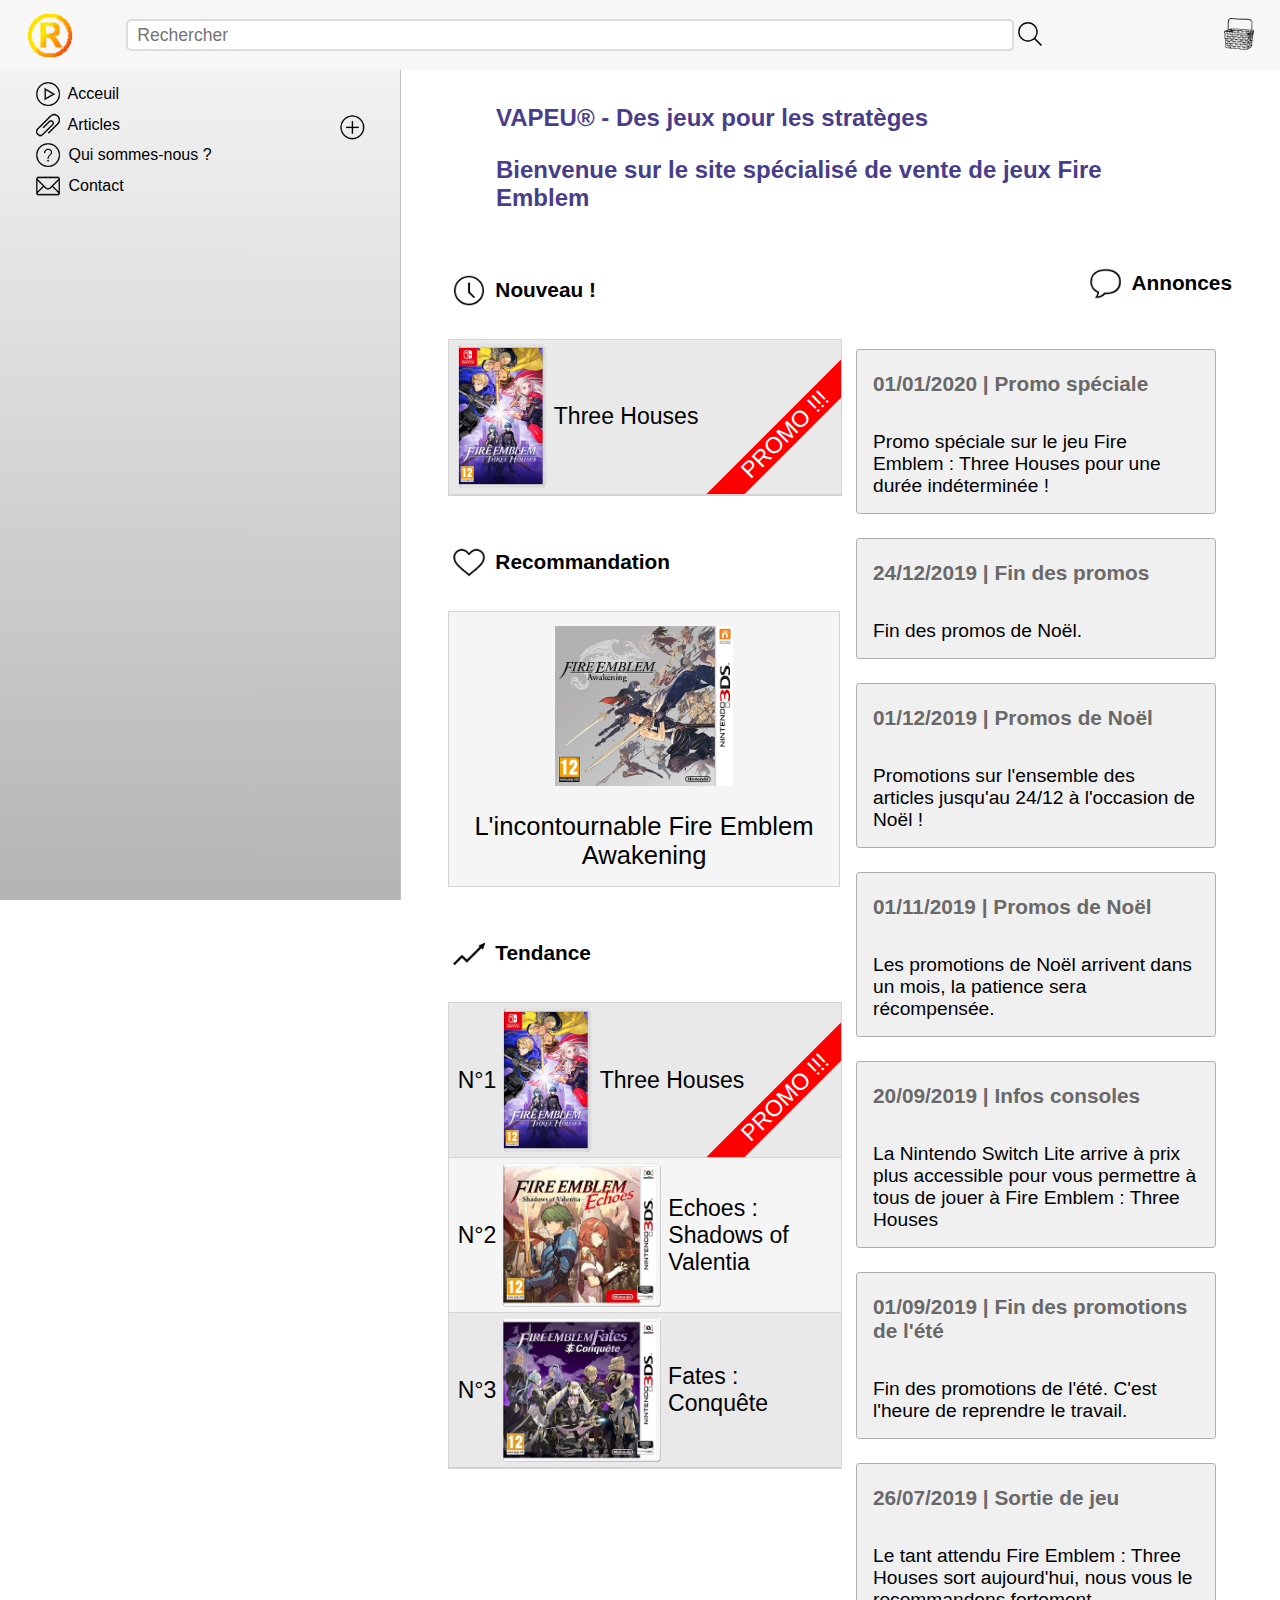
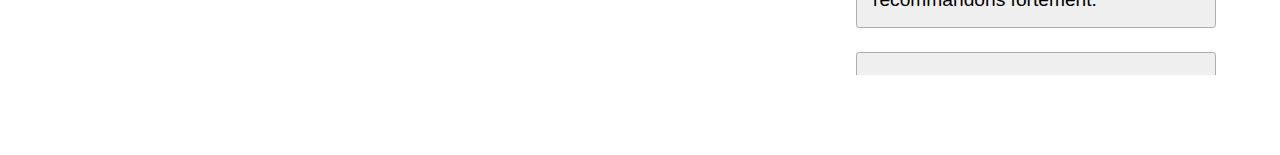
<file: html_project_cherlonneix_reversat/index.html>
<!DOCTYPE html>

<!--

L'aspect graphique générale provient de https://pokestrat.io/

-->

<html lang="fr">
	<head>
		<meta charset="UTF-8">
		<meta name="viewport" content="width=device-width, initial-scale=1.0">

		<link rel="icon" type="image/png" href="image/favicon.png">

		<link type="text/css" rel="stylesheet" href="css/menu.css" />
		<link type="text/css" rel="stylesheet" href="css/base.css" />
		<link type="text/css" rel="stylesheet" href="css/liste.css" />
		<link type="text/css" rel="stylesheet" href="css/annonces.css" />

		<title>VAPEU®</title>
	</head>

	<body>

		<header class="ban">
			<nav id="top-menu">
				<img src="image/favicon.png" id="logo" alt="Logo VAPEUR">
				<a href="#fond-menu">
					<img src="image/icone/menu.png" id="bouton-menu-mobile" class="effet-hover" alt="Logo VAPEUR">
				</a>
				<nav class="recherche">
					<input type="text" name="rechercher" id="rechercheInput" placeholder="Rechercher">
					<a href="html/resultat.html" id="loupe">
						<img src="image/icone/filtre.png" class="icone" alt="GO">
					</a>
				</nav>
				<a href="html/panier.html" id="panier">
					<img src="image/icone/panier.png" class="icone" alt="icone">
				</a>
			</nav>
			<nav id="close"></nav>
			<nav id="fond-menu">
				<nav id="menu-mobile">
					<nav id="closemenu">
						<a href="#close">
							<img src="image/icone/closemenu.png" class="icone" alt="icone">
						</a>
					</nav>
					<nav>
						<a href="index.html"><img src="image/icone/acceuil.png" class="icone" alt="icone"> Acceuil</a>
					</nav>
					<nav class="sous-menu1">
						<a href="html/autre.html"><img src="image/icone/licence.png" class="icone" alt="icone"> Articles</a>
						<input type="checkbox" name="licence" class="button-article">
						<nav class="deroule">
							<nav class="sous-menu">
								<a href="html/autre.html"> Nintendo Switch</a>
								<input type="checkbox" name="article" class="button-article">
								<nav class="deroule">
									<a href="html/article/articleFETH.html">
										<nav class="effet-hover">Three Houses</nav>
									</a>
								</nav>
							</nav>
							<nav class="sous-menu">
								<a href="html/autre.html"> Nintendo 3DS</a>
								<input type="checkbox" name="article" class="button-article">
								<nav class="deroule">
									<a href="html/autre.html">
										<nav class="effet-hover">Echoes : Shadows of Valentia</nav>
									</a>
									<a href="html/autre.html">
										<nav class="effet-hover">Fates : Conquête</nav>
									</a>
									<a href="html/autre.html">
										<nav class="effet-hover">Fates : Héritage</nav>
									</a>
									<a href="html/autre.html">
										<nav class="effet-hover">Awakening</nav>
									</a>
								</nav>
							</nav>
							<nav class="sous-menu">
								<a href="html/autre.html"> Nintendo DS</a>
								<input type="checkbox" name="article" class="button-article">
								<nav class="deroule">
									<a href="html/autre.html">
										<nav class="effet-hover">Shin Monshō no Nazo</nav>
									</a>
									<a href="html/autre.html">
										<nav class="effet-hover">Shadow Dragon</nav>
									</a>
								</nav>
							</nav>
						</nav>
					</nav>
					<nav>
						<a href="html/qui.html"><img src="image/icone/qui.png" class="icone" alt="icone"> Qui sommes-nous ?</a>
					</nav>
					<nav>
						<a href="html/autre.html"><img src="image/icone/contact.png" class="icone" alt="icone"> Contact</a>
					</nav>
				</nav>
			</nav>
		</header>

		<main class="cadre" id="fond-page">
			<h1 id="titre-page">VAPEU® - Des jeux pour les stratèges</h1>
			<p id="bienvenu">Bienvenue sur le site spécialisé de vente de jeux Fire Emblem</p>

			<section id="espacement-acceuil">
				<h2 class="hidde">Acceuil</h2>
				<section id="acceuil_first_section">
					<h3 class="hidde">Acceuil</h3>

					<article class="part">
						<h4 class="bold"><img src="image/icone/time.png" class="icone" alt="icone"> Nouveau !</h4>
						<nav class="block-liste">
							<nav class="ligne1">
								<a href="html/article/articleFETH.html">
									<img src="image/Jaquette_FETH.jpg" class="icone2" alt="Jaquette">
									<p>Three Houses</p><p class="ban-promo">PROMO !!!</p>
								</a>
							</nav>
						</nav>
					</article>

					<article class="part">
						<h4 class="bold"><img src="image/icone/coeur.png" class="icone" alt="icone"> Recommandation</h4>
						<nav id="recommandation">
							<a href="html/autre.html">
								<img src="image/Jaquette_FEA.png" class="icone2" alt="Jaquette">
								<p>L'incontournable Fire Emblem Awakening</p>
							</a>
						</nav>
					</article>

					<article class="part">
						<h4 class="bold"><img src="image/icone/tendance.png" class="icone" alt="icone"> Tendance</h4>
						<nav class="block-liste" id="tendance">
							<nav class="ligne1">
								<a href="html/article/articleFETH.html">
									<p>N°1</p>
									<img src="image/Jaquette_FETH.jpg" class="icone2" alt="Jaquette">
									<p>Three Houses</p>
									<p class="ban-promo">PROMO !!!</p>
								</a>
							</nav>
							<nav class="ligne2">
								<a href="html/autre.html">
									<p>N°2</p>
									<img src="image/Jaquette_FEE.jpg" class="icone2" alt="Jaquette">
									<p>Echoes : Shadows of Valentia</p>
								</a>
							</nav>
							<nav class="ligne1">
								<a href="html/autre.html">
									<p>N°3</p>
									<img src="image/Jaquette_FEFC.jpg" class="icone2" alt="Jaquette">
									<p>Fates : Conquête</p>
								</a>
							</nav>
						</nav>
					</article>
				</section>



				<section class="activite">
					<h3 class="bold"><img src="image/icone/annonce.png" class="icone" alt="icone"> Annonces</h3>

					<section class="activite-title-less">
						<h4 class="hidde">Annonces</h4>

						<article class="block-base">
							<h5>01/01/2020 | Promo spéciale</h5>
							<p class="annonce-font">Promo spéciale sur le jeu <a href="html/article/articleFETH.html">Fire Emblem : Three Houses</a> pour une durée indéterminée !</p>
						</article>

						<article class="block-base">
							<h5>24/12/2019 | Fin des promos</h5>
							<p class="annonce-font">Fin des promos de Noël.</p>
						</article>

						<article class="block-base">
							<h5>01/12/2019 | Promos de Noël</h5>
							<p class="annonce-font"> Promotions sur l'ensemble des articles jusqu'au 24/12 à l'occasion de Noël !</p>
						</article>

						<article class="block-base">
							<h5>01/11/2019 | Promos de Noël</h5>
							<p class="annonce-font"> Les promotions de Noël arrivent dans un mois, la patience sera récompensée.</p>
						</article>

						<article class="block-base">
							<h5>20/09/2019 | Infos consoles</h5>
							<p class="annonce-font">La Nintendo Switch Lite arrive à prix plus accessible pour vous permettre à tous de jouer à <a href="html/article/articleFETH.html">Fire Emblem : Three Houses</a></p>
						</article>

						<article class="block-base">
							<h5>01/09/2019 | Fin des promotions de l'été</h5>
							<p class="annonce-font">Fin des promotions de l'été. C'est l'heure de reprendre le travail.</p>
						</article>

						<article class="block-base">
							<h5>26/07/2019 | Sortie de jeu</h5>
							<p class="annonce-font">Le tant attendu <a href="html/article/articleFETH.html">Fire Emblem : Three Houses</a> sort aujourd'hui, nous vous le recommandons fortement.</p>
						</article>

						<article class="block-base">
							<h5>01/07/2019 | Promotions de l'été</h5>
							<p class="annonce-font">Pour ne pas s'ennuyer pendant les vacances d'été, des promos débarquent sur tous les jeux de 3DS.</p>
						</article>

					</section>
				</section>
			</section>
		</main>

	</body>

</html>
</file>
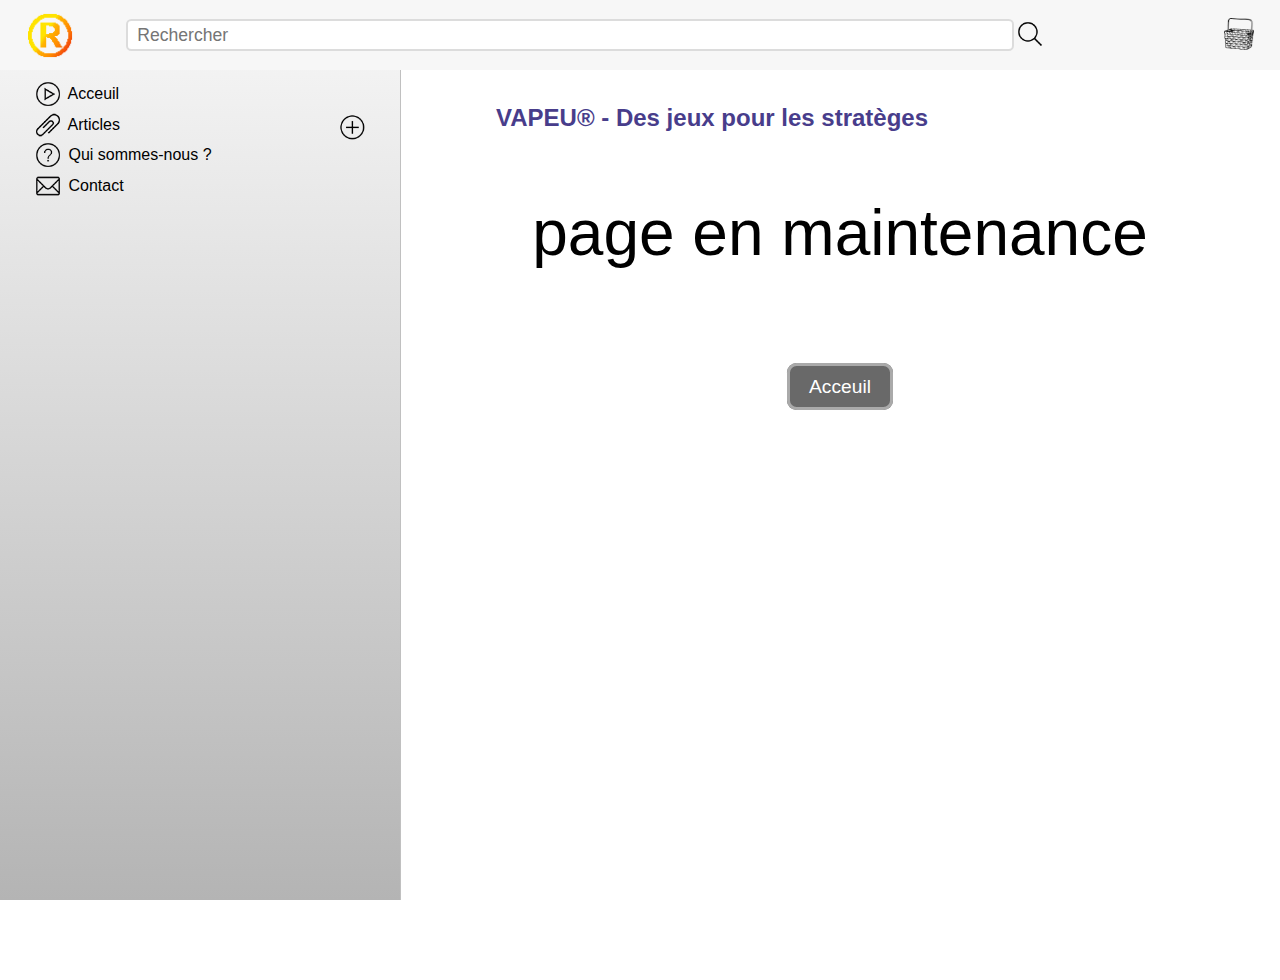
<file: html_project_cherlonneix_reversat/html/autre.html>
<!DOCTYPE html>

<!--

L'aspect graphique générale provient de https://pokestrat.io/

-->

<html lang="fr">
	<head>
		<meta charset="UTF-8">
		<meta name="viewport" content="width=device-width, initial-scale=1.0">

		<link rel="icon" type="image/png" href="../image/favicon.png">

		<link type="text/css" rel="stylesheet" href="../css/menu.css" />
		<link type="text/css" rel="stylesheet" href="../css/base.css" />

		<title>VAPEU®</title>
	</head>

	<body>

		<header class="ban">
			<nav id="top-menu">
				<img src="../image/favicon.png" id="logo" alt="Logo VAPEUR">
				<a href="#fond-menu">
					<img src="../image/icone/menu.png" id="bouton-menu-mobile" class="effet-hover" alt="Logo VAPEUR">
				</a>
				<nav class="recherche">
					<input type="text" name="rechercher" id="rechercheInput" placeholder="Rechercher">
					<a href="resultat.html" id="loupe">
						<img src="../image/icone/filtre.png" class="icone" alt="GO">
					</a>
				</nav>
				<a href="panier.html" id="panier">
					<img src="../image/icone/panier.png" class="icone" alt="icone">
				</a>
			</nav>
			<nav id="close"></nav>
			<nav id="fond-menu">
				<nav id="menu-mobile">
					<nav id="closemenu">
						<a href="#close">
							<img src="../image/icone/closemenu.png" class="icone" alt="icone">
						</a>
					</nav>
					<nav>
						<a href="../index.html"><img src="../image/icone/acceuil.png" class="icone" alt="icone"> Acceuil</a>
					</nav>
					<nav class="sous-menu1">
						<a href="autre.html"><img src="../image/icone/licence.png" class="icone" alt="icone"> Articles</a>
						<input type="checkbox" name="licence" class="button-article">
						<nav class="deroule">
							<nav class="sous-menu">
								<a href="autre.html"> Nintendo Switch</a>
								<input type="checkbox" name="article" class="button-article">
								<nav class="deroule">
									<a href="article/articleFETH.html">
										<nav class="effet-hover">Three Houses</nav>
									</a>
								</nav>
							</nav>
							<nav class="sous-menu">
								<a href="autre.html"> Nintendo 3DS</a>
								<input type="checkbox" name="article" class="button-article">
								<nav class="deroule">
									<a href="autre.html">
										<nav class="effet-hover">Echoes : Shadows of Valentia</nav>
									</a>
									<a href="autre.html">
										<nav class="effet-hover">Fates : Conquête</nav>
									</a>
									<a href="autre.html">
										<nav class="effet-hover">Fates : Héritage</nav>
									</a>
									<a href="autre.html">
										<nav class="effet-hover">Awakening</nav>
									</a>
								</nav>
							</nav>
							<nav class="sous-menu">
								<a href="autre.html"> Nintendo DS</a>
								<input type="checkbox" name="article" class="button-article">
								<nav class="deroule">
									<a href="autre.html">
										<nav class="effet-hover">Shin Monshō no Nazo</nav>
									</a>
									<a href="autre.html">
										<nav class="effet-hover">Shadow Dragon</nav>
									</a>
								</nav>
							</nav>
						</nav>
					</nav>
					<nav>
						<a href="qui.html"><img src="../image/icone/qui.png" class="icone" alt="icone"> Qui sommes-nous ?</a>
					</nav>
					<nav>
						<a href="autre.html"><img src="../image/icone/contact.png" class="icone" alt="icone"> Contact</a>
					</nav>
				</nav>
			</nav>
		</header>

		<main class="cadre" id="fond-page">
			<h1 id="titre-page">VAPEU® - Des jeux pour les stratèges</h1>
			<p class="centre-page">page en maintenance</p>
			<p class="centre-page">
				<a href="../index.html" id="retour" class="texte-blanc effet-hover">Acceuil</a>
			</p>
		</main>

	</body>

</html>
</file>
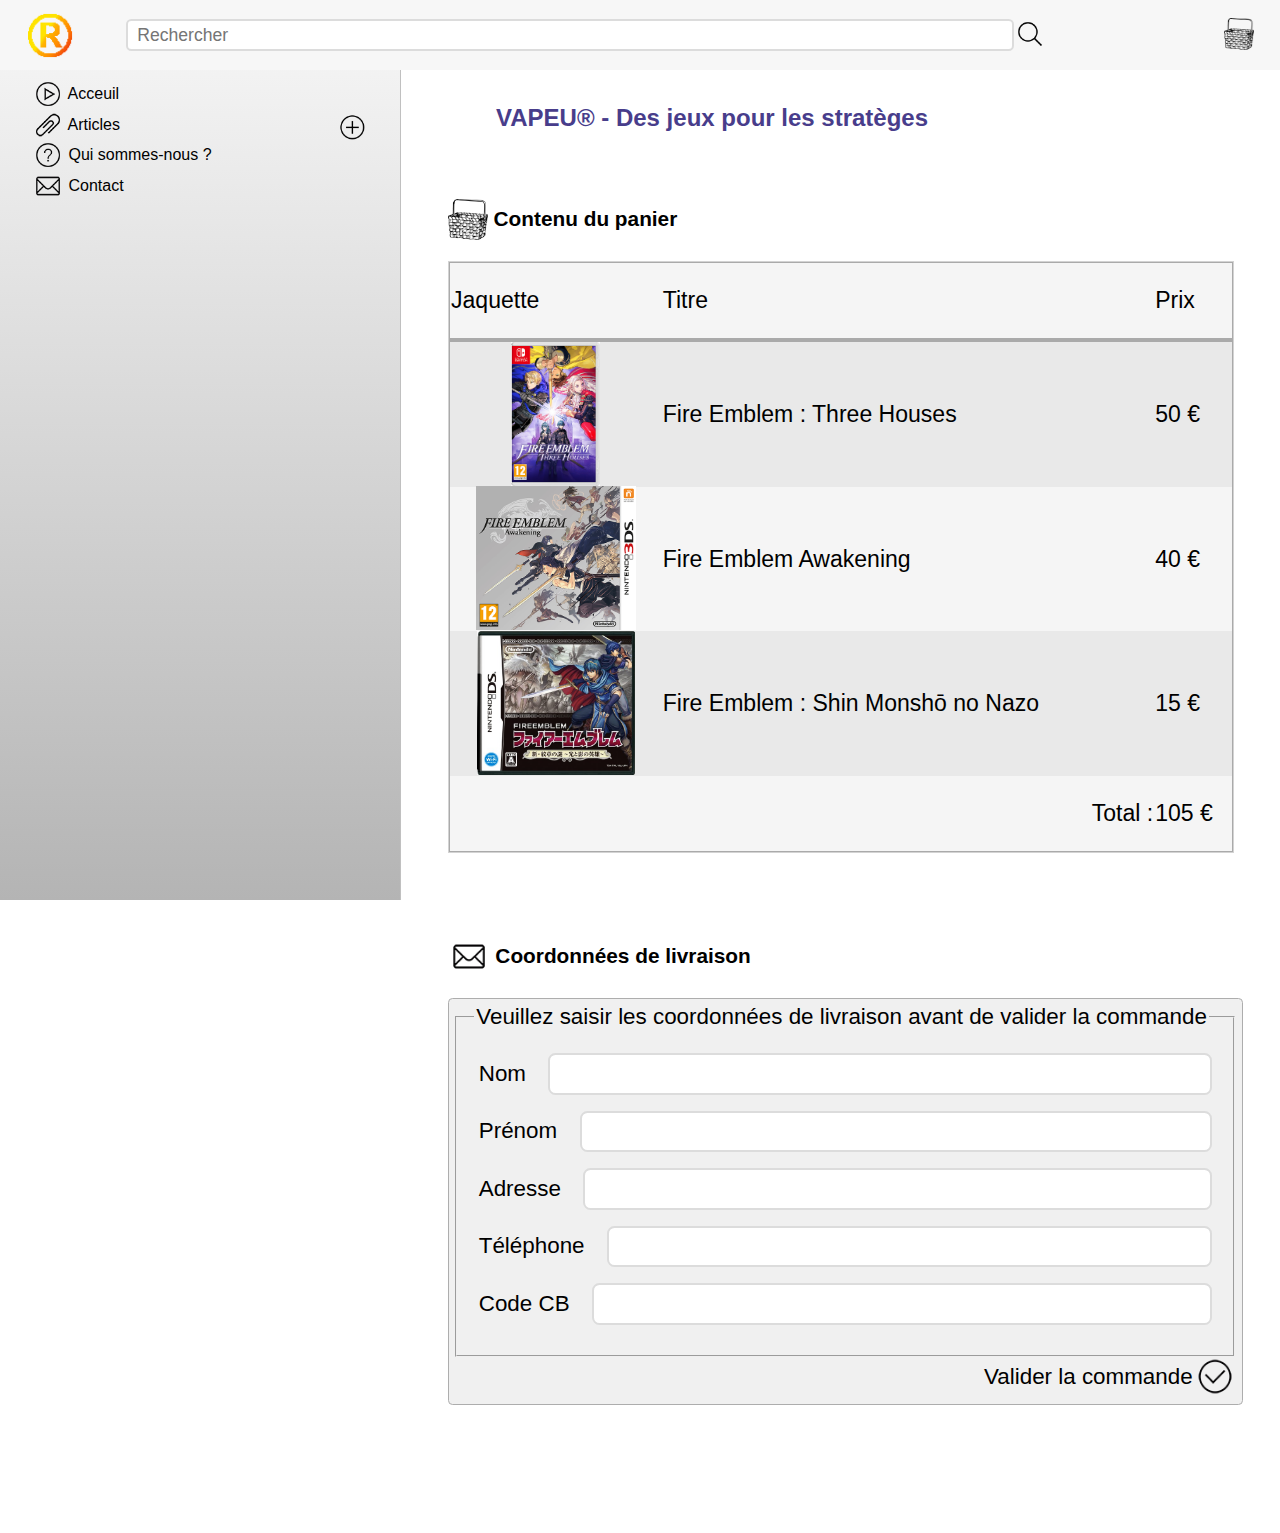
<file: html_project_cherlonneix_reversat/html/panier.html>
<!DOCTYPE html>

<!--

L'aspect graphique générale provient de https://pokestrat.io/

-->

<html lang="fr">
	<head>
		<meta charset="UTF-8">
		<meta name="viewport" content="width=device-width, initial-scale=1.0">

		<link rel="icon" type="image/png" href="../image/favicon.png">

		<link type="text/css" rel="stylesheet" href="../css/menu.css" />
		<link type="text/css" rel="stylesheet" href="../css/base.css" />
		<link type="text/css" rel="stylesheet" href="../css/liste.css" />
		<link type="text/css" rel="stylesheet" href="../css/panier.css" />

		<title>VAPEU®</title>
	</head>

	<body>

		<header class="ban">
			<nav id="top-menu">
				<img src="../image/favicon.png" id="logo" alt="Logo VAPEUR">
				<a href="#fond-menu">
					<img src="../image/icone/menu.png" id="bouton-menu-mobile" class="effet-hover" alt="Logo VAPEUR">
				</a>
				<nav class="recherche">
					<input type="text" name="rechercher" id="rechercheInput" placeholder="Rechercher">
					<a href="resultat.html" id="loupe">
						<img src="../image/icone/filtre.png" class="icone" alt="GO">
					</a>
				</nav>
				<a href="panier.html" id="panier">
					<img src="../image/icone/panier.png" class="icone" alt="icone">
				</a>
			</nav>
			<nav id="close"></nav>
			<nav id="fond-menu">
				<nav id="menu-mobile">
					<nav id="closemenu">
						<a href="#close">
							<img src="../image/icone/closemenu.png" class="icone" alt="icone">
						</a>
					</nav>
					<nav>
						<a href="../index.html"><img src="../image/icone/acceuil.png" class="icone" alt="icone"> Acceuil</a>
					</nav>
					<nav class="sous-menu1">
						<a href="autre.html"><img src="../image/icone/licence.png" class="icone" alt="icone"> Articles</a>
						<input type="checkbox" name="licence" class="button-article">
						<nav class="deroule">
							<nav class="sous-menu">
								<a href="autre.html"> Nintendo Switch</a>
								<input type="checkbox" name="article" class="button-article">
								<nav class="deroule">
									<a href="article/articleFETH.html"><nav class="effet-hover">Three Houses</nav></a>
								</nav>
							</nav>
							<nav class="sous-menu">
								<a href="autre.html"> Nintendo 3DS</a>
								<input type="checkbox" name="article" class="button-article">
								<nav class="deroule">
									<a href="autre.html"><nav class="effet-hover">Echoes : Shadows of Valentia</nav></a>
									<a href="autre.html"><nav class="effet-hover">Fates : Conquête</nav></a>
									<a href="autre.html"><nav class="effet-hover">Fates : Héritage</nav></a>
									<a href="autre.html"><nav class="effet-hover">Awakening</nav></a>
								</nav>
							</nav>
							<nav class="sous-menu">
								<a href="autre.html"> Nintendo DS</a>
								<input type="checkbox" name="article" class="button-article">
								<nav class="deroule">
									<a href="autre.html"><nav class="effet-hover">Shin Monshō no Nazo</nav></a>
									<a href="autre.html"><nav class="effet-hover">Shadow Dragon</nav></a>
								</nav>
							</nav>
						</nav>
					</nav>
					<nav>
						<a href="qui.html"><img src="../image/icone/qui.png" class="icone" alt="icone"> Qui sommes-nous ?</a>
					</nav>
					<nav>
						<a href="autre.html"><img src="../image/icone/contact.png" class="icone" alt="icone"> Contact</a>
					</nav>
				</nav>
			</nav>
		</header>

		<main class="cadre" id="fond-page">
			<h1 id="titre-page">VAPEU® - Des jeux pour les stratèges</h1>

			<section id="espacement">
				<h2 class="hidde">Panier</h2>

				<article class="part">
					<h3 class="bold"><img src="../image/icone/panier.png" class="icone" alt="icone"> Contenu du panier</h3>
					<section class="block-liste">
						<h4 class="hidde">Tableau panier</h4>
						<table id="panier-table">
							<tbody>
								<tr class="ligne0">
									<td><p>Jaquette</p></td>
									<td><p>Titre</p></td>
									<td><p>Prix</p></td>
								</tr>
								<tr class="ligne1">
									<td class="td-jaquette">
										<img src="../image/Jaquette_FETH.jpg" class="icone2" alt="Jaquette">
									</td>
									<td><p>Fire Emblem : Three Houses</p></td>
									<td><p>50 €</p></td>
								</tr>
								<tr class="ligne2">
									<td class="td-jaquette">
										<img src="../image/Jaquette_FEA.png" class="icone2" alt="Jaquette">
									</td>
									<td><p>Fire Emblem Awakening</p></td>
									<td><p>40 €</p></td>
								</tr>
								<tr class="ligne1">
									<td class="td-jaquette">
										<img src="../image/Jaquette_FESMN.jpg" class="icone2" alt="Jaquette">
									</td>
									<td><p>Fire Emblem : Shin Monshō no Nazo</p></td>
									<td><p>15 €</p></td>
								</tr>
								<tr class="ligneT">
									<td></td>
									<td><p>Total : </p></td>
									<td><p>105 €</p></td>
								</tr>
							</tbody>
						</table>
					</section>
				</article>

				<article class="part">
					<h3 class="bold"><img src="../image/icone/contact.png" class="icone" alt="icone"> Coordonnées de livraison</h3>
					<section id="coord" class="block-base">
						<h4 class="hidde">Champ des coordonnées</h4>
						<form>
							<fieldset>
								<legend>Veuillez saisir les coordonnées de livraison avant de valider la commande</legend>
								<div>
									<label>Nom</label>
									<input type="text" name="nom"/>
								</div>
								<div>
									<label>Prénom</label>
									<input type="text" name="prenom"/>
								</div>
								<div>
									<label>Adresse</label>
									<input type="text" name="adresse"/>
								</div>
								<div>
									<label>Téléphone</label>
									<input type="tel" name="telephone"/>
								</div>
								<div>
									<label>Code CB</label>
									<input type="password" name="cb"/>
								</div>
							</fieldset>
						</form>
						<a href="valider.html">Valider la commande<img src="../image/icone/valider.png" class="icone" alt="icone"></a>
					</section>
				</article>

			</section>
		</main>

	</body>
</html>
</file>
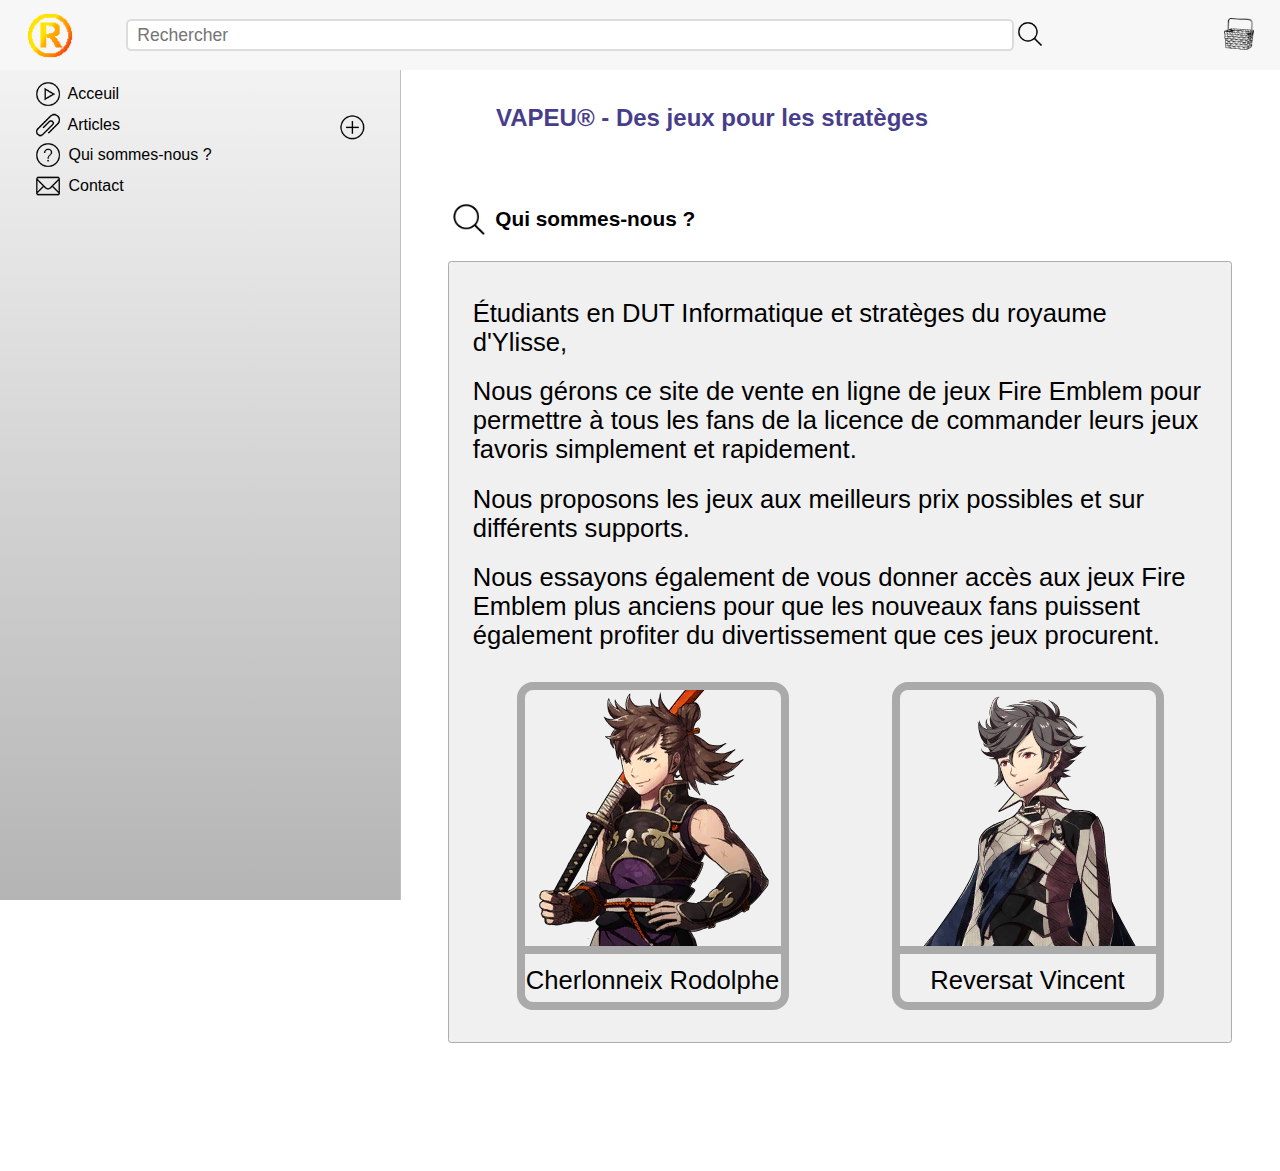
<file: html_project_cherlonneix_reversat/html/qui.html>
<!DOCTYPE html>

<!--

L'aspect graphique générale provient de https://pokestrat.io/

-->

<html lang="fr">
	<head>
		<meta charset="UTF-8">
		<meta name="viewport" content="width=device-width, initial-scale=1.0">

		<link rel="icon" type="image/png" href="../image/favicon.png">

		<link type="text/css" rel="stylesheet" href="../css/menu.css" />
		<link type="text/css" rel="stylesheet" href="../css/base.css" />
		<link type="text/css" rel="stylesheet" href="../css/qui.css" />

		<title>VAPEU®</title>
	</head>

	<body>

		<header class="ban">
			<nav id="top-menu">
				<img src="../image/favicon.png" id="logo" alt="Logo VAPEUR">
				<a href="#fond-menu">
					<img src="../image/icone/menu.png" id="bouton-menu-mobile" class="effet-hover" alt="Logo VAPEUR">
				</a>
				<nav class="recherche">
					<input type="text" name="rechercher" id="rechercheInput" placeholder="Rechercher">
					<a href="resultat.html" id="loupe">
						<img src="../image/icone/filtre.png" class="icone" alt="GO">
					</a>
				</nav>
				<a href="panier.html" id="panier">
					<img src="../image/icone/panier.png" class="icone" alt="icone">
				</a>
			</nav>
			<nav id="close"></nav>
			<nav id="fond-menu">
				<nav id="menu-mobile">
					<nav id="closemenu">
						<a href="#close">
							<img src="../image/icone/closemenu.png" class="icone" alt="icone">
						</a>
					</nav>
					<nav>
						<a href="../index.html"><img src="../image/icone/acceuil.png" class="icone" alt="icone"> Acceuil</a>
					</nav>
					<nav class="sous-menu1">
						<a href="autre.html"><img src="../image/icone/licence.png" class="icone" alt="icone"> Articles</a>
						<input type="checkbox" name="licence" class="button-article">
						<nav class="deroule">
							<nav class="sous-menu">
								<a href="autre.html"> Nintendo Switch</a>
								<input type="checkbox" name="article" class="button-article">
								<nav class="deroule">
									<a href="article/articleFETH.html">
										<nav class="effet-hover">Three Houses</nav>
									</a>
								</nav>
							</nav>
							<nav class="sous-menu">
								<a href="autre.html"> Nintendo 3DS</a>
								<input type="checkbox" name="article" class="button-article">
								<nav class="deroule">
									<a href="autre.html">
										<nav class="effet-hover">Echoes : Shadows of Valentia</nav>
									</a>
									<a href="autre.html">
										<nav class="effet-hover">Fates : Conquête</nav>
									</a>
									<a href="autre.html">
										<nav class="effet-hover">Fates : Héritage</nav>
									</a>
									<a href="autre.html">
										<nav class="effet-hover">Awakening</nav>
									</a>
								</nav>
							</nav>
							<nav class="sous-menu">
								<a href="autre.html"> Nintendo DS</a>
								<input type="checkbox" name="article" class="button-article">
								<nav class="deroule">
									<a href="autre.html">
										<nav class="effet-hover">Shin Monshō no Nazo</nav>
									</a>
									<a href="autre.html">
										<nav class="effet-hover">Shadow Dragon</nav>
									</a>
								</nav>
							</nav>
						</nav>
					</nav>
					<nav>
						<a href="qui.html"><img src="../image/icone/qui.png" class="icone" alt="icone"> Qui sommes-nous ?</a>
					</nav>
					<nav>
						<a href="autre.html"><img src="../image/icone/contact.png" class="icone" alt="icone"> Contact</a>
					</nav>
				</nav>
			</nav>
		</header>

		<main class="cadre" id="fond-page">
			<h1 id="titre-page">VAPEU® - Des jeux pour les stratèges</h1>

			<section id="espacement">
				<h2 class="hidde">Qui sommes-nous ?</h2>

				<article class="part">
					<h3 class="bold"><img src="../image/icone/filtre.png" class="icone" alt="icone"> Qui sommes-nous ?</h3>

					<article class="block-base">
						<h4 class="hidde">Qui sommes-nous ?</h4>
						<p>Étudiants en DUT Informatique et stratèges du royaume d'Ylisse,</p>
						<p>Nous gérons ce site de vente en ligne de jeux Fire Emblem pour permettre à tous les fans de la licence de commander leurs jeux favoris simplement et rapidement.</p>
						<p>Nous proposons les jeux aux meilleurs prix possibles et sur différents supports.</p>
						<p>Nous essayons également de vous donner accès aux jeux Fire Emblem plus anciens pour que les nouveaux fans puissent également profiter du divertissement que ces jeux procurent.</p>
						<section>
							<h5 class="hidde">Profil</h5>
							<div>
								<img src="../image/user/userR.png" alt="image de profil">
								<p>Cherlonneix Rodolphe</p>
							</div>
							<div>
								<img src="../image/user/userV.png" alt="image de profil">
								<p>Reversat Vincent</p>
							</div>
						</section>
					</article>
				</article>
			</section>
		</main>

	</body>
</html>
</file>
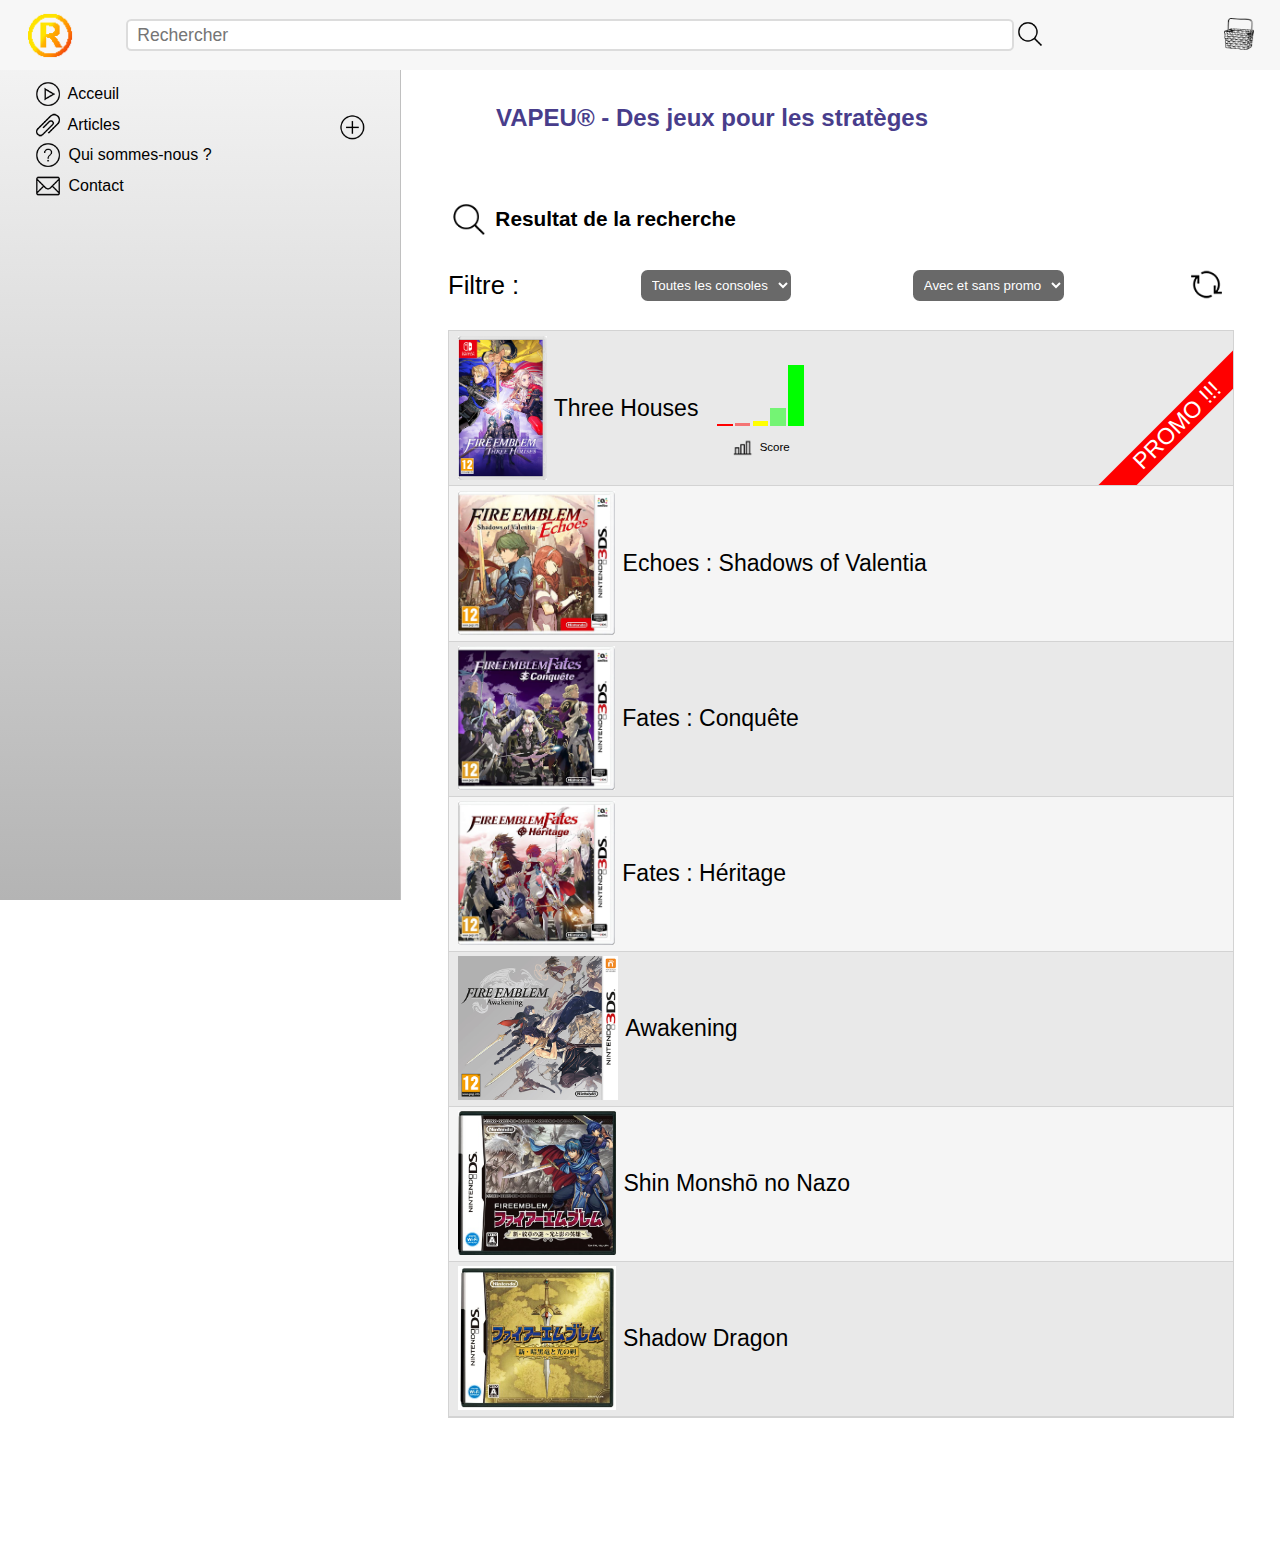
<file: html_project_cherlonneix_reversat/html/resultat.html>
<!DOCTYPE html>

<!--

L'aspect graphique générale provient de https://pokestrat.io/

-->

<html lang="fr">
	<head>
		<meta charset="UTF-8">
		<meta name="viewport" content="width=device-width, initial-scale=1.0">

		<link rel="icon" type="image/png" href="../image/favicon.png">

		<link type="text/css" rel="stylesheet" href="../css/menu.css" />
		<link type="text/css" rel="stylesheet" href="../css/base.css" />
		<link type="text/css" rel="stylesheet" href="../css/liste.css" />
		<link type="text/css" rel="stylesheet" href="../css/score.css" />

		<title>VAPEU®</title>
	</head>

	<body>

		<header class="ban">
			<nav id="top-menu">
				<img src="../image/favicon.png" id="logo" alt="Logo VAPEUR">
				<a href="#fond-menu">
					<img src="../image/icone/menu.png" id="bouton-menu-mobile" class="effet-hover" alt="Logo VAPEUR">
				</a>
				<nav class="recherche">
					<input type="text" name="rechercher" id="rechercheInput" placeholder="Rechercher">
					<a href="resultat.html" id="loupe">
						<img src="../image/icone/filtre.png" class="icone" alt="GO">
					</a>
				</nav>
				<a href="panier.html" id="panier">
					<img src="../image/icone/panier.png" class="icone" alt="icone">
				</a>
			</nav>
			<nav id="close"></nav>
			<nav id="fond-menu">
				<nav id="menu-mobile">
					<nav id="closemenu">
						<a href="#close">
							<img src="../image/icone/closemenu.png" class="icone" alt="icone">
						</a>
					</nav>
					<nav>
						<a href="../index.html"><img src="../image/icone/acceuil.png" class="icone" alt="icone"> Acceuil</a>
					</nav>
					<nav class="sous-menu1">
						<a href="autre.html"><img src="../image/icone/licence.png" class="icone" alt="icone"> Articles</a>
						<input type="checkbox" name="licence" class="button-article">
						<nav class="deroule">
							<nav class="sous-menu">
								<a href="autre.html"> Nintendo Switch</a>
								<input type="checkbox" name="article" class="button-article">
								<nav class="deroule">
									<a href="article/articleFETH.html">
										<nav class="effet-hover">Three Houses</nav>
									</a>
								</nav>
							</nav>
							<nav class="sous-menu">
								<a href="autre.html"> Nintendo 3DS</a>
								<input type="checkbox" name="article" class="button-article">
								<nav class="deroule">
									<a href="autre.html">
										<nav class="effet-hover">Echoes : Shadows of Valentia</nav>
									</a>
									<a href="autre.html">
										<nav class="effet-hover">Fates : Conquête</nav>
									</a>
									<a href="autre.html">
										<nav class="effet-hover">Fates : Héritage</nav>
									</a>
									<a href="autre.html">
										<nav class="effet-hover">Awakening</nav>
									</a>
								</nav>
							</nav>
							<nav class="sous-menu">
								<a href="autre.html"> Nintendo DS</a>
								<input type="checkbox" name="article" class="button-article">
								<nav class="deroule">
									<a href="autre.html">
										<nav class="effet-hover">Shin Monshō no Nazo</nav>
									</a>
									<a href="autre.html">
										<nav class="effet-hover">Shadow Dragon</nav>
									</a>
								</nav>
							</nav>
						</nav>
					</nav>
					<nav>
						<a href="qui.html"><img src="../image/icone/qui.png" class="icone" alt="icone"> Qui sommes-nous ?</a>
					</nav>
					<nav>
						<a href="autre.html"><img src="../image/icone/contact.png" class="icone" alt="icone"> Contact</a>
					</nav>
				</nav>
			</nav>
		</header>

		<main class="cadre" id="fond-page">
			<h1 id="titre-page">VAPEU® - Des jeux pour les stratèges</h1>

			<section id="espacement">
				<h2 class="hidde">Resultat</h2>

				<article class="part">
					<h3 class="bold"><img src="../image/icone/filtre.png" class="icone" alt="icone"> Resultat de la recherche</h3>

					<section id="filtre">
						<h4 class="hidde">Filtre</h4>
						<form>
							<p>
								<label>Filtre : </label>
								<select name="console" class="filtre">
									<option value="tout">Toutes les consoles</option>
									<option value="switch">Switch</option>
									<option value="3ds">3DS</option>
									<option value="ds">DS</option>
								</select>
								<select name="promo" class="filtre">
									<option value="tout">Avec et sans promo</option>
									<option value="avec">Avec promo</option>
									<option value="sans">Sans promo</option>
								</select>
								<a href="resultat.html">
									<img src="../image/icone/maj.png" class="icone" alt="Appliquer">
								</a>
							</p>
						</form>
					</section>

					<article class="block-liste">
						<h4 class="hidde">Liste</h4>
						<section class="ligne1">
							<h5 class="hidde">Three Houses</h5>
							<a href="article/articleFETH.html">
								<img src="../image/Jaquette_FETH.jpg" class="icone2" alt="Jaquette">
								<p>Three Houses</p>
								<div class="mini-score">
									<div class="mini-score-column" id="mini-score-column1"></div>
									<div class="mini-score-column" id="mini-score-column2"></div>
									<div class="mini-score-column" id="mini-score-column3"></div>
									<div class="mini-score-column" id="mini-score-column4"></div>
									<div class="mini-score-column" id="mini-score-column5"></div>
									<p><img src="../image/icone/score.png" class="icone" alt="icone">Score</p>
								</div>
								<p class="ban-promo">PROMO !!!</p>
							</a>
						</section>
						<section class="ligne2">
							<h5 class="hidde">Echoes : Shadows of Valentia</h5>
							<a href="autre.html">
								<img src="../image/Jaquette_FEE.jpg" class="icone2" alt="Jaquette">
								<p>Echoes : Shadows of Valentia</p>
							</a>
						</section>
						<section class="ligne1">
							<h5 class="hidde">Fates : Conquête</h5>
							<a href="autre.html">
								<img src="../image/Jaquette_FEFC.jpg" class="icone2" alt="Jaquette">
								<p>Fates : Conquête</p></a>
						</section>
						<section class="ligne2">
							<h5 class="hidde">Fates : Héritage</h5>
							<a href="autre.html">
								<img src="../image/Jaquette_FEFH.jpg" class="icone2" alt="Jaquette">
								<p>Fates : Héritage</p></a>
						</section>
						<section class="ligne1">
							<h5 class="hidde">Awakening</h5>
							<a href="autre.html">
								<img src="../image/Jaquette_FEA.png" class="icone2" alt="Jaquette">
								<p>Awakening</p></a>
						</section>
						<section class="ligne2">
							<h5 class="hidde">Shin Monshō no Nazo</h5>
							<a href="autre.html">
								<img src="../image/Jaquette_FESMN.jpg" class="icone2" alt="Jaquette">
								<p>Shin Monshō no Nazo</p></a>
						</section>
						<section class="ligne1">
							<h5 class="hidde">Shadow Dragon</h5>
							<a href="autre.html">
								<img src="../image/Jaquette_FESD.jpg" class="icone2" alt="Jaquette">
								<p>Shadow Dragon</p>
							</a>
						</section>
					</article>
				</article>
			</section>
		</main>

	</body>
</html>
</file>
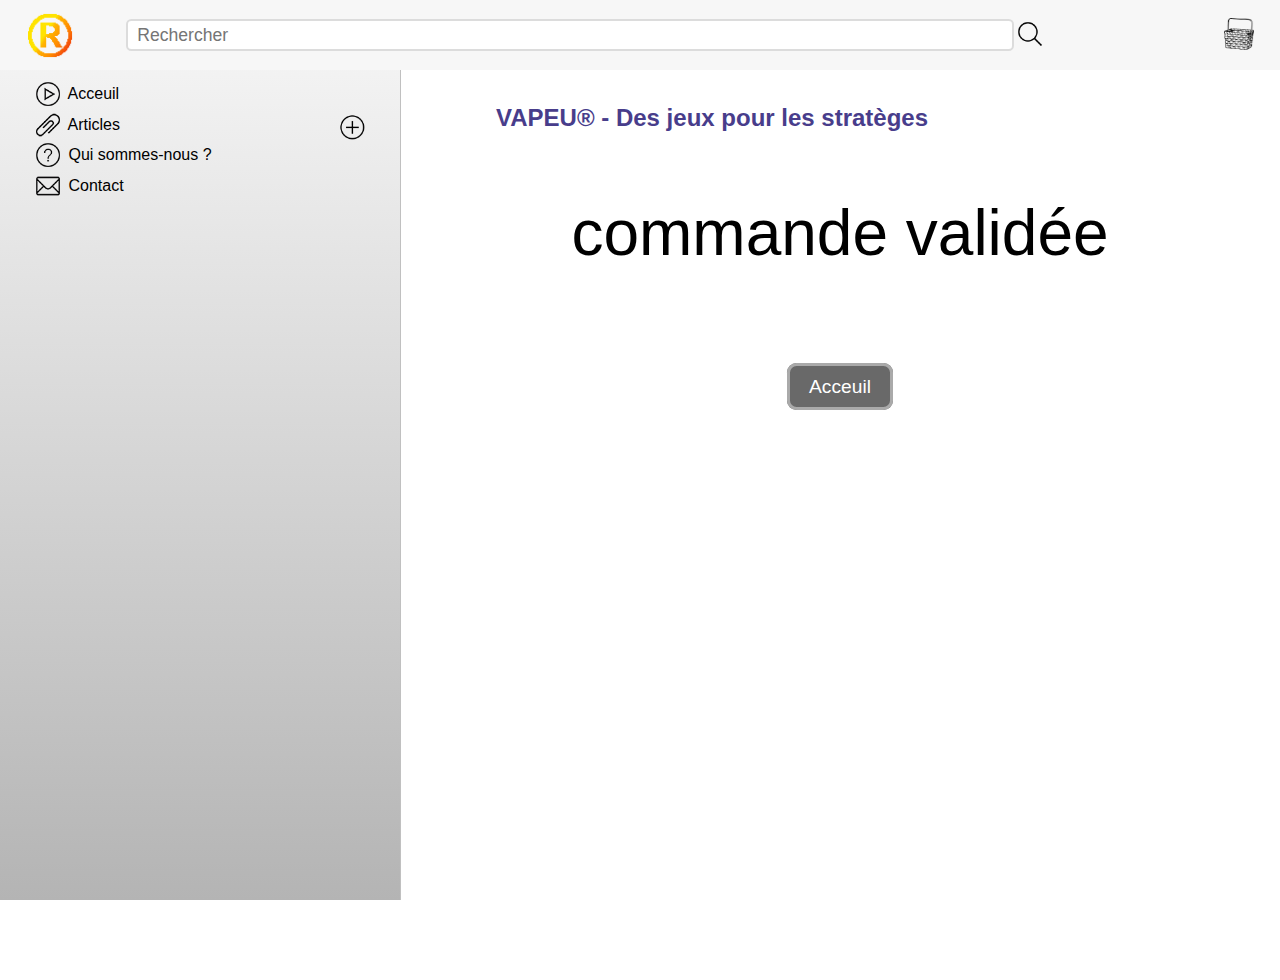
<file: html_project_cherlonneix_reversat/html/valider.html>
<!DOCTYPE html>

<!--

L'aspect graphique générale provient de https://pokestrat.io/

-->

<html lang="fr">

	<head>
		<meta charset="UTF-8">
		<meta name="viewport" content="width=device-width, initial-scale=1.0">

		<link rel="icon" type="image/png" href="../image/favicon.png">

		<link type="text/css" rel="stylesheet" href="../css/menu.css" />
		<link type="text/css" rel="stylesheet" href="../css/base.css" />

		<title>VAPEU®</title>
	</head>

	<body>

		<header class="ban">
			<nav id="top-menu">
				<img src="../image/favicon.png" id="logo" alt="Logo VAPEUR">
				<a href="#fond-menu">
					<img src="../image/icone/menu.png" id="bouton-menu-mobile" class="effet-hover" alt="Logo VAPEUR">
				</a>
				<nav class="recherche">
					<input type="text" name="rechercher" id="rechercheInput" placeholder="Rechercher">
					<a href="resultat.html" id="loupe">
						<img src="../image/icone/filtre.png" class="icone" alt="GO">
					</a>
				</nav>
				<a href="panier.html" id="panier">
					<img src="../image/icone/panier.png" class="icone" alt="icone">
				</a>
			</nav>
			<nav id="close"></nav>
			<nav id="fond-menu">
				<nav id="menu-mobile">
					<nav id="closemenu">
						<a href="#close">
							<img src="../image/icone/closemenu.png" class="icone" alt="icone">
						</a>
					</nav>
					<nav>
						<a href="../index.html"><img src="../image/icone/acceuil.png" class="icone" alt="icone"> Acceuil</a>
					</nav>
					<nav class="sous-menu1">
						<a href="autre.html"><img src="../image/icone/licence.png" class="icone" alt="icone"> Articles</a>
						<input type="checkbox" name="licence" class="button-article">
						<nav class="deroule">
							<nav class="sous-menu">
								<a href="autre.html"> Nintendo Switch</a>
								<input type="checkbox" name="article" class="button-article">
								<nav class="deroule">
									<a href="article/articleFETH.html">
										<nav class="effet-hover">Three Houses</nav>
									</a>
								</nav>
							</nav>
							<nav class="sous-menu">
								<a href="autre.html"> Nintendo 3DS</a>
								<input type="checkbox" name="article" class="button-article">
								<nav class="deroule">
									<a href="autre.html">
										<nav class="effet-hover">Echoes : Shadows of Valentia</nav>
									</a>
									<a href="autre.html">
										<nav class="effet-hover">Fates : Conquête</nav>
									</a>
									<a href="autre.html">
										<nav class="effet-hover">Fates : Héritage</nav>
									</a>
									<a href="autre.html">
										<nav class="effet-hover">Awakening</nav>
									</a>
								</nav>
							</nav>
							<nav class="sous-menu">
								<a href="autre.html"> Nintendo DS</a>
								<input type="checkbox" name="article" class="button-article">
								<nav class="deroule">
									<a href="autre.html">
										<nav class="effet-hover">Shin Monshō no Nazo</nav>
									</a>
									<a href="autre.html">
										<nav class="effet-hover">Shadow Dragon</nav>
									</a>
								</nav>
							</nav>
						</nav>
					</nav>
					<nav>
						<a href="qui.html"><img src="../image/icone/qui.png" class="icone" alt="icone"> Qui sommes-nous ?</a>
					</nav>
					<nav>
						<a href="autre.html"><img src="../image/icone/contact.png" class="icone" alt="icone"> Contact</a>
					</nav>
				</nav>
			</nav>
		</header>

		<main class="cadre" id="fond-page">
			<h1 id="titre-page">VAPEU® - Des jeux pour les stratèges</h1>
			<p class="centre-page">commande validée</p>
			<p class="centre-page">
				<a href="../index.html" id="retour" class="texte-blanc effet-hover">Acceuil</a>
			</p>
		</main>

	</body>

</html>
</file>
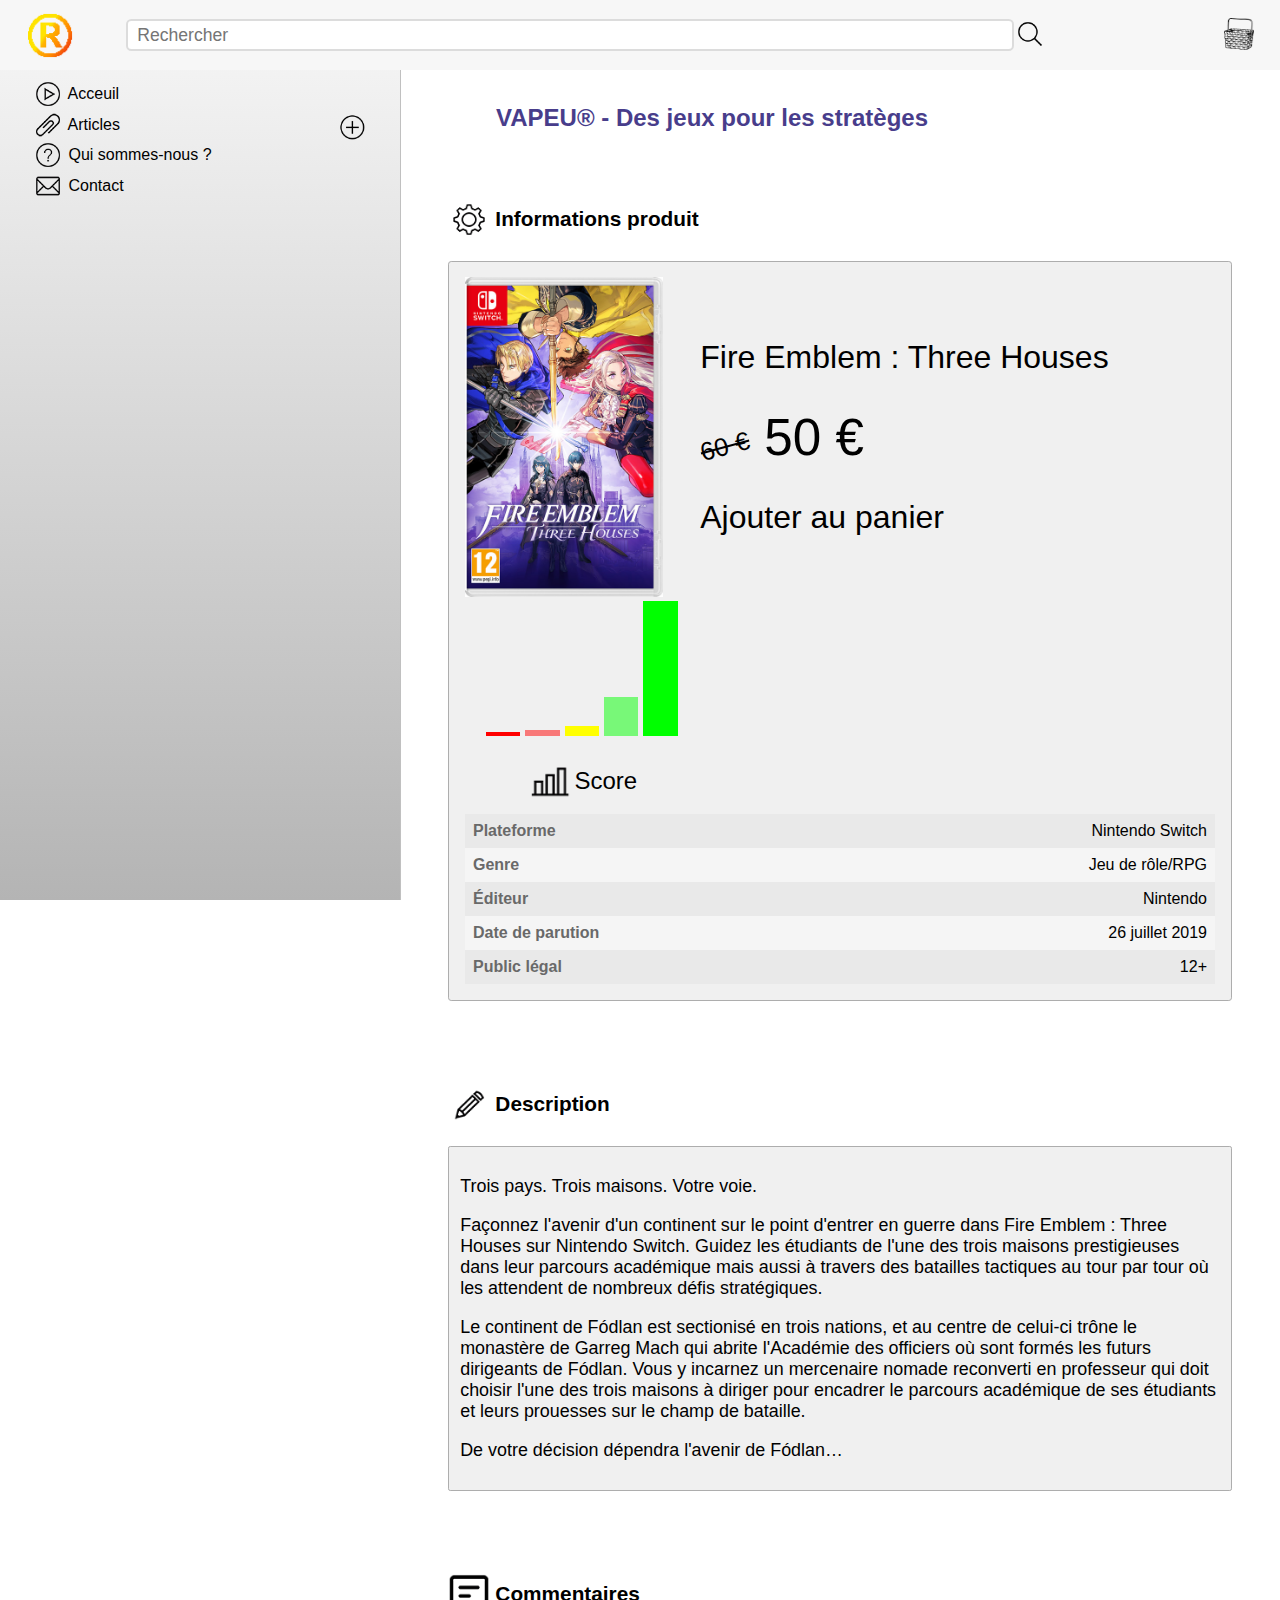
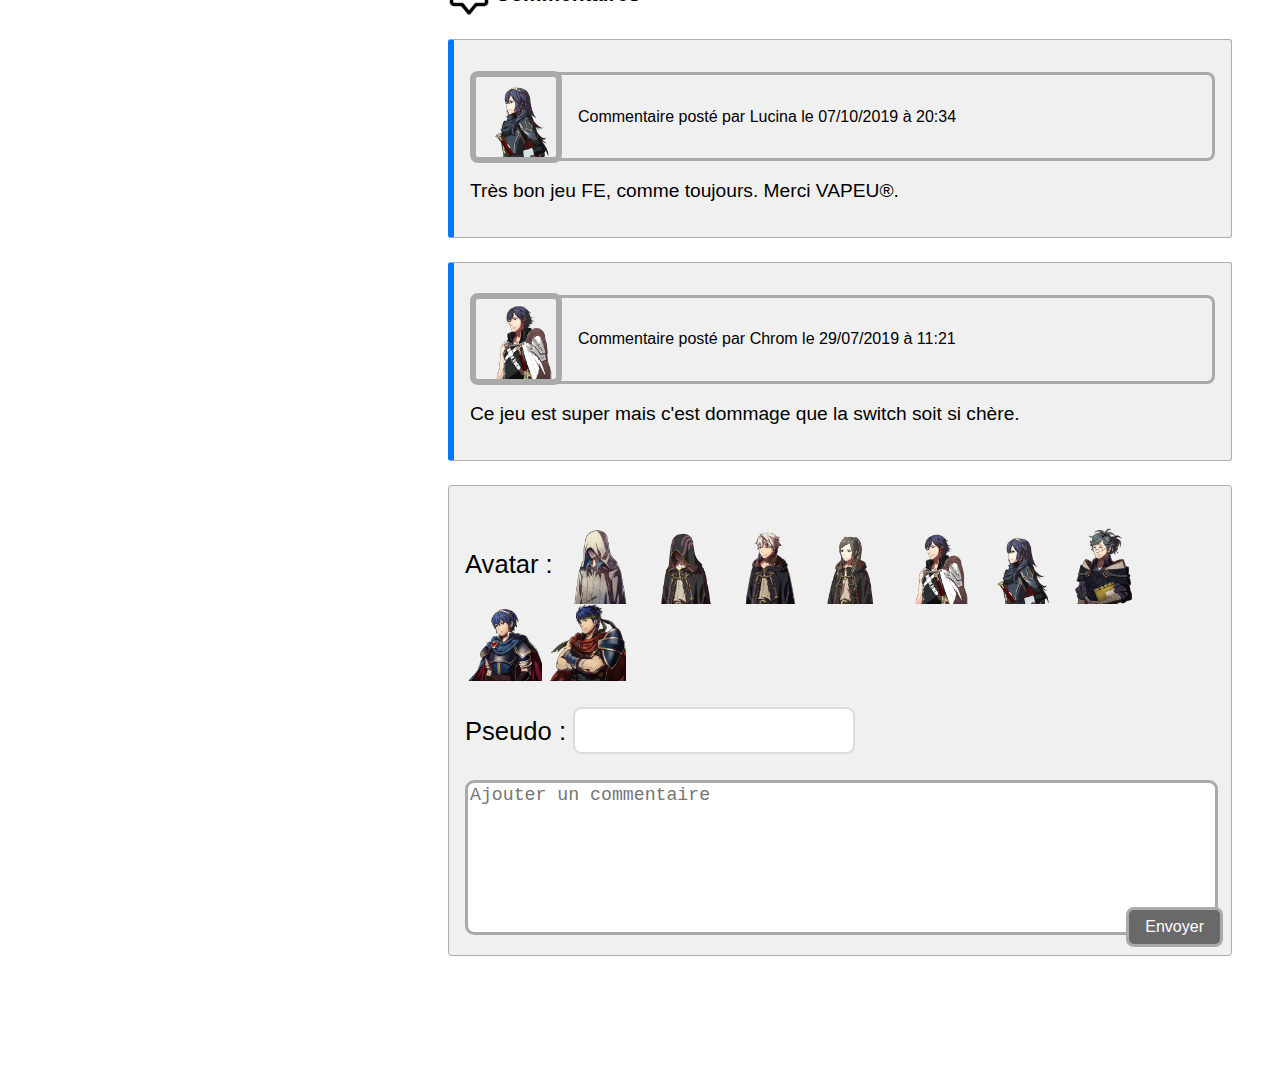
<file: html_project_cherlonneix_reversat/html/article/articleFETH.html>
<!DOCTYPE html>

<!--

L'aspect graphique générale provient de https://pokestrat.io/

-->

<html lang="fr">
	<head>
		<meta charset="UTF-8">
		<meta name="viewport" content="width=device-width, initial-scale=1.0">

		<link rel="icon" type="image/png" href="../../image/favicon.png">

		<link type="text/css" rel="stylesheet" href="../../css/menu.css" />
		<link type="text/css" rel="stylesheet" href="../../css/base.css" />
		<link type="text/css" rel="stylesheet" href="../../css/liste.css" />
		<link type="text/css" rel="stylesheet" href="../../css/article.css" />
		<link type="text/css" rel="stylesheet" href="../../css/score.css" />
		<link type="text/css" rel="stylesheet" href="../../css/commentaire.css" />

		<title>VAPEU®</title>
	</head>

	<body>

		<header class="ban">
			<nav id="top-menu">
				<img src="../../image/favicon.png" id="logo" alt="Logo VAPEUR">
				<a href="#fond-menu">
					<img src="../../image/icone/menu.png" id="bouton-menu-mobile" class="effet-hover" alt="Logo VAPEUR">
				</a>
				<nav class="recherche">
					<input type="text" name="rechercher" id="rechercheInput" placeholder="Rechercher">
					<a href="../resultat.html" id="loupe">
						<img src="../../image/icone/filtre.png" class="icone" alt="GO">
					</a>
				</nav>
				<a href="../panier.html" id="panier">
					<img src="../../image/icone/panier.png" class="icone" alt="icone">
				</a>
			</nav>
			<nav id="close"></nav>
			<nav id="fond-menu">
				<nav id="menu-mobile">
					<nav id="closemenu">
						<a href="#close">
							<img src="../../image/icone/closemenu.png" class="icone" alt="icone">
						</a>
					</nav>
					<nav>
						<a href="../../index.html"><img src="../../image/icone/acceuil.png" class="icone" alt="icone"> Acceuil</a>
					</nav>
					<nav class="sous-menu1">
						<a href="../autre.html"><img src="../../image/icone/licence.png" class="icone" alt="icone"> Articles</a>
						<input type="checkbox" name="licence" class="button-article">
						<nav class="deroule">
							<nav class="sous-menu">
								<a href="../autre.html"> Nintendo Switch</a>
								<input type="checkbox" name="article" class="button-article">
								<nav class="deroule">
									<a href="../article/articleFETH.html">
										<nav class="effet-hover">Three Houses</nav>
									</a>
								</nav>
							</nav>
							<nav class="sous-menu">
								<a href="../autre.html"> Nintendo 3DS</a>
								<input type="checkbox" name="article" class="button-article">
								<nav class="deroule">
									<a href="../autre.html">
										<nav class="effet-hover">Echoes : Shadows of Valentia</nav>
									</a>
									<a href="../autre.html">
										<nav class="effet-hover">Fates : Conquête</nav>
									</a>
									<a href="../autre.html">
										<nav class="effet-hover">Fates : Héritage</nav>
									</a>
									<a href="../autre.html">
										<nav class="effet-hover">Awakening</nav>
									</a>
								</nav>
							</nav>
							<nav class="sous-menu">
								<a href="../autre.html"> Nintendo DS</a>
								<input type="checkbox" name="article" class="button-article">
								<nav class="deroule">
									<a href="../autre.html">
										<nav class="effet-hover">Shin Monshō no Nazo</nav>
									</a>
									<a href="../autre.html">
										<nav class="effet-hover">Shadow Dragon</nav>
									</a>
								</nav>
							</nav>
						</nav>
					</nav>
					<nav>
						<a href="../qui.html"><img src="../../image/icone/qui.png" class="icone" alt="icone"> Qui sommes-nous ?</a>
					</nav>
					<nav>
						<a href="../autre.html"><img src="../../image/icone/contact.png" class="icone" alt="icone"> Contact</a>
					</nav>
				</nav>
			</nav>
		</header>

		<main class="cadre" id="fond-page">
			<h1 id="titre-page">VAPEU® - Des jeux pour les stratèges</h1>

			<section id="espacement">
				<h2 class="hidde">Informations</h2>

				<article class="part">
					<h3 class="bold"><img src="../../image/icone/parametres.png" class="icone" alt="icone"> Informations produit</h3>

					<section id="info-generales" class="block-base">
						<h4 class="hidde">Informations générales</h4>
						<img src="../../image/Jaquette_FETH.jpg" class="icone3" alt="Jaquette">
						<section id="desc-generales">
							<h5>Fire Emblem : Three Houses</h5>
							<p><del>60 €</del><strong> 50 €</strong></p>
							<p><a href="../panier.html">Ajouter au panier</a></p>
						</section>
						<div class="score">
							<div class="score-column" id="score-column1"></div>
							<div class="score-column" id="score-column2"></div>
							<div class="score-column" id="score-column3"></div>
							<div class="score-column" id="score-column4"></div>
							<div class="score-column" id="score-column5"></div>
							<p><img src="../../image/icone/score.png" class="icone" alt="icone">Score</p>
						</div>
						<section id="desc-detail">
							<h5 class="hidde">Informations détaillées</h5>
							<table><tbody>
								<tr class="ligne1">
									<td class="texte-gris">Plateforme</td>
									<td>Nintendo Switch</td>
								</tr>
								<tr class="ligne2">
									<td class="texte-gris">Genre</td>
									<td>Jeu de rôle/RPG</td>
								</tr>
								<tr class="ligne1">
									<td class="texte-gris">Éditeur</td>
									<td>Nintendo</td>
								</tr>
								<tr class="ligne2">
									<td class="texte-gris">Date de parution</td>
									<td>26 juillet 2019</td>
								</tr>
								<tr class="ligne1">
									<td class="texte-gris">Public légal</td>
									<td>12+</td>
								</tr>
							</tbody></table>
						</section>
					</section>
				</article>

				<article class="part">
					<h3 class="bold"><img src="../../image/icone/desc.png" class="icone" alt="icone"> Description</h3>
					<!-- Description prise sur https://www.nintendo.fr/Jeux/Nintendo-Switch/Fire-Emblem-Three-Houses-1175482.html -->
					<section class="block-base" id="desc-block">
						<h4 class="hidde">Description</h4>
						<p>Trois pays. Trois maisons. Votre voie.</p>
						<p>Façonnez l'avenir d'un continent sur le point d'entrer en guerre dans Fire Emblem : Three Houses sur Nintendo Switch. Guidez les étudiants de l'une des trois maisons prestigieuses dans leur parcours académique mais aussi à travers des batailles tactiques au tour par tour où les attendent de nombreux défis stratégiques.</p>
						<p>Le continent de Fódlan est sectionisé en trois nations, et au centre de celui-ci trône le monastère de Garreg Mach qui abrite l'Académie des officiers où sont formés les futurs dirigeants de Fódlan. Vous y incarnez un mercenaire nomade reconverti en professeur qui doit choisir l'une des trois maisons à diriger pour encadrer le parcours académique de ses étudiants et leurs prouesses sur le champ de bataille.</p>
						<p>De votre décision dépendra l'avenir de Fódlan…</p>
					</section>
				</article>

				<article class="part">
					<h3 class="bold"><img src="../../image/icone/commentaire.png" class="icone" alt="icone"> Commentaires</h3>

					<section class="block-base commentaires info-message">
						<h4 class="hidde">Réponse2</h4>
						<p><img src="../../image/user/user5.png" class="icone-user" alt="image de profil">Commentaire posté par Lucina le 07/10/2019 à 20:34</p>
						<p>Très bon jeu FE, comme toujours. Merci VAPEU®.</p>
					</section>

					<section class="block-base commentaires info-message">
						<h4 class="hidde">Réponse1</h4>
						<p><img src="../../image/user/user4.png" class="icone-user" alt="image de profil">Commentaire posté par Chrom le 29/07/2019 à 11:21</p>
						<p>Ce jeu est super mais c'est dommage que la switch soit si chère.</p>
					</section>

					<section class="block-base" id="envoyer-commentaire">
						<h4 class="hidde">Commentaire</h4>
						<section>
							<h5 class="hidde">Selection d'avatar</h5>
							<p>Avatar : 
								<a href="#user0">
									<img src="../../image/user/user0.png" class="iconeCommentaire" alt="user0" id="user0">
								</a>
								<a href="#user1">
									<img src="../../image/user/user1.png" class="iconeCommentaire" alt="user1" id="user1">
								</a>
								<a href="#user2">
									<img src="../../image/user/user2.png" class="iconeCommentaire" alt="user2" id="user2">
								</a>
								<a href="#user3">
									<img src="../../image/user/user3.png" class="iconeCommentaire" alt="user3" id="user3">
								</a>
								<a href="#user4">
									<img src="../../image/user/user4.png" class="iconeCommentaire" alt="user4" id="user4">
								</a>
								<a href="#user5">
									<img src="../../image/user/user5.png" class="iconeCommentaire" alt="user5" id="user5">
								</a>
								<a href="#user6">
									<img src="../../image/user/user6.png" class="iconeCommentaire" alt="user6" id="user6">
								</a>
								<a href="#user7">
									<img src="../../image/user/user7.png" class="iconeCommentaire" alt="user7" id="user7">
								</a>
								<a href="#user8">
									<img src="../../image/user/user8.png" class="iconeCommentaire" alt="user8" id="user8">
								</a>
							</p>
							<p>Pseudo : <input type="text" name="pseudo"/></p>
						</section>
						<textarea id="commentaire" name="commentaire" maxlength="500" placeholder="Ajouter un commentaire"></textarea>
						<section class="text-align-right">
							<h5 class="hidde">Boutton envoyer</h5>
							<a href="articleFETH.html" id="envoyer" class="texte-blanc">Envoyer</a>
						</section>
					</section>
				</article>
			</section>
		</main>

	</body>
</html>
</file>
<file: html_project_cherlonneix_reversat/css/menu.css>
@keyframes lmenu {
	from {left: -25em;}
	to {left: 0em;}
}

nav#close{
	display: none;
}

nav#fond-menu{
	background: linear-gradient(to bottom, rgba(247,247,247,1) 1%,rgba(180,180,180,1) 100%);
	filter: progid:DXImageTransform.Microsoft.gradient( startColorstr='#f7f7f7', endColorstr='#d8d8d8',GradientType=0 );
	position: fixed;
	top: 0%;
	width: 25em;
	max-width: 100%;
	height: 100%;
	text-align: center;
	z-index: 10;
	border-right: 1px solid Silver;
	overflow-y: scroll;
	overflow-x: hidden;
	animation-name: lmenu;
	animation-duration: 0.5s;
}

nav#top-menu{
	background-color: #f7f7f7;
	position: fixed;
	top: 0%;
	left: 0%;
	width: 96%;
	height: 4em;
	padding: 0em 0.5em;
	display: flex;
	flex-direction: row;
	justify-content: space-between;
	align-items: center;
	z-index: 20;
	padding: 0.2em 2%;
}

header.ban #rechercheInput{
	margin: 0;
	display: block;
	width: 100%;
}

#panier{
	display: inline-block;
}

#menu-mobile{
	max-height: 80%;
	margin: 5em 2em 0em 2em;
	text-align: left;
}

nav#menu-mobile > nav:hover{
	background-color: white;
	padding: 0.3em;
}

.sous-menu, .sous-menu1{
	position: relative;
}

.button-article:checked ~ .deroule{
	position: relative;
	display: block;
}

.sous-menu1 > .deroule{
	margin-left: 10px;
}

.sous-menu1 > .deroule{
	display: none;
	background-color: #BBB;
}

.sous-menu{
	padding: 0.5em 0em 0.5em 10px;
}

.sous-menu .deroule{
	display: none;
	background-color: #CCC;
	border-left: 5px solid #07F;
	padding-left: 5px;
	margin-top: 0.5em;
}

.sous-menu .deroule a nav{
	padding: 3px 0px;
}

img#logo{
	height: 3em;
	width: 3em;
	margin: 0.7em 0em;
	display: inline-block;
	vertical-align: middle;
}

img.logo-mobile, #bouton-menu-mobile{
	display: none;
}

input{
	background-color: White;
	padding: 0.2em 0.5em;
	font-size: 1.1em;
	border: 2px solid Gainsboro;
	border-radius: 0.3em;
	box-sizing: border-box; 
	-webkit-appearance: none;
}

input#bouton-menu-mobile{
	background: url("../image/icone/menu.png");
	height: 3em;
	width: 3em;
	background-position: center;
}

input.button-article{
	background: url("../image/icone/plus.png");
	width: 1.4em;
	height: 1.4em;
	background-size: 130%;
	background-position: center;
	position: absolute;
	right: 0;
	top: 0.1em;
	border: none;
}

input.button-article:checked{
	background: url("../image/icone/minus.png");
	background-size: 130%;
	background-position: center;
}

.recherche{
	width: 85%;
	margin: 0 auto;
	position: relative;
	display: flex;
}

header.ban #rechercheInput{
	width: 85%;
}

#closemenu{
	display: none;
}



@media only screen and (max-width: 900px), (max-height: 550px){

	#fond-menu{
		display: none;
		font-size: 1.5em;
	}

	#closemenu{
		display: block;
	}

	#bouton-menu-mobile:checked ~ #menu-mobile{
		display: block;
	}

	#bouton-menu-mobile{
		display: inline-block;
		vertical-align: middle;
		cursor: pointer;
		background-position: center;
	}

	img#logo{
		display: none;
	}

	#rechercheInput{
		display: inline;
		width: 95%;
		box-sizing: border-box;
	}

	.deroule{
		overflow: hidden;
		white-space: nowrap;
	}

	#fond-menu:target{
		display: block;
	}

	#close:target + #fond-menu{
		display: none;
	}
}
</file>
<file: html_project_cherlonneix_reversat/css/base.css>
body{
	color: black;
	margin: 0 auto;
	font-family: 'Arial';
	font-style: normal;
	font-weight: 400;
	height: 100%;
	background-color: white;
	text-underline-position: under;
	width: 100%;
	overflow-x: hidden;
	min-width: 200px;
	word-wrap: break-word;
}

html{
	height: 100%;
	width: 100%;
}

@keyframes fondu {
	from {opacity: 0;}
	to {opacity: 1;}
}

main.cadre{
	display: block;
	padding: 0 3em 5em 3em;
	margin: 5em 0 0 25em;
	background-color:white;
	position: relative;
	min-height: 82%;
	animation-name: fondu;
	animation-duration: 1s;
	overflow: hidden;
}

#retour{
	background-color: dimgray;
	padding: 0.5em 1em;
	border: 0.2em solid #AAA;
	border-radius: 0.5em;
	font-size: 0.3em;
}

.centre-page{
	font-size: 4em;
	text-align: center;
}

.effet-hover:hover{
	opacity: 0.6;
}

h1#titre-page, h1#titre-page + p#bienvenu{
	margin: 1em 2em;
	font-size: 1.5em;
	font-weight: 600;
	color: DarkSlateBlue;
	display: block;
}

.icone{
	height: 2em;
	margin-top: -0.1em;
	vertical-align: middle;
}

.iconeAjout{
	height: 3em;
}

.icone2{
	height: 10em;
	margin-top: -0.1em;
	vertical-align: middle;
}

.icone3{
	display: block;
	min-height: 20em;
	max-height: 20em;
	margin-top: -0.1em;
	vertical-align: middle;
	margin-right: 5%;
}

#espacement-acceuil{
	margin-top: 2em;
	display: flex;
	justify-content: space-around;
	flex-wrap: wrap;
}

#espacement{
	margin-top: 2em;
	display: flex;
	flex-direction: column;
}

#acceuil_first_section {
	text-align: left;
	flex: 1;
	min-width: 25vw;
}

.part{
	margin-bottom: 3em;
	margin-top: 1em;
}

#recommandation{
	padding: 1em;
	text-align: center;
	background-color: #f5f5f5;
	border: 1px solid LightGrey;
	display: flex;
	flex-direction: column;
}

#recommandation p{
	margin-bottom: 0px;
}

.text-align-right{
	text-align: right;
}

.ban-promo{
	transform: rotate(-45deg);
	background-color: red;
	color: white;
	white-space: nowrap;
	padding: 0 20em;
	position: absolute;
	right: -20em;
	bottom: 1em;
}

.block-base{
	text-align: left;
	padding: 1em ;
	background-color: #f0f0f0;
	border-radius: 0.2em;
	border: 1px solid #adadad;
}

.block-liste p, .part p{
	font-size: 160%;
}

a{
	text-decoration: none;
	color: black;
}

a:hover{
	color: Dimgray;
}

article.block-base p{
	margin-bottom: 0px;
}

.texte-blanc{
	color: white;
}

.bold{
	font-weight: 600;
}

.hidde{
	display: none;
}

.bold{
	font-size: 1.3em;
	font-weight: 800;
}

#filtre p{
	position: relative;
	display: flex;
	flex-direction: row;
	justify-content: space-between;
	align-items: center;
	flex-wrap: wrap;
}

#filtre > form{
	margin-right: 0.3em;
}

#filtre a{
	font-size: 0.8em;
}

.filtre{
	padding: 0.5em;
	background-color: dimgray;
	color: white;
	border: none;
	border-radius: 0.5em;
	vertical-align: top;
}

@media only screen and (max-width: 900px), (max-height: 550px){

	body{
		font-size: 0.8em;
	}

	main.cadre{
		margin-left: 0em;
	}

	.centre-page{
		font-size: 3em;
		text-align: center;
	}

	#espacement, #espacement-acceuil{
		margin-top: 2em;
		display: flex;
		flex-direction: column;
	}
}
</file>
<file: html_project_cherlonneix_reversat/css/liste.css>
.block-liste{
	font-size: 0.9em ;
	background-color: #f5f5f5;
	border : 1px solid LightGrey;
	width: 100%;
}

.block-liste a{
	display: flex;
	align-items: center;
	padding: 0.4em 0.6em;
	border-bottom : 1px solid LightGrey;
	overflow: hidden;
	position: relative;
}

.block-liste img{
	margin-right: 0.5em;
}

#tendance img{
	margin-left: 0.5em;
}

.ligne1{
	background-color: #E9E9E9;
}

.ligne2{
	background-color: whitesmoke;
}
</file>
<file: html_project_cherlonneix_reversat/css/annonces.css>
.activite{
	text-align: right;
	flex: 1;
	min-width: 25vw;
}

.activite-title-less{
	max-height: 150vh;
	overflow-y: scroll;
	padding: 0em 1em;
}

.activite .block-base{
	margin: 1.5em 0em;
}

.annonce-font{
	font-size: 1.2em;
}

.activite .block-base h5{
	font-style: normal;
	font-weight: 600;
	font-size: 1.3em;
	color: Dimgray;
	margin-top: 0.3em;
}
</file>
<file: html_project_cherlonneix_reversat/css/panier.css>
#panier-table{
	border-collapse: collapse;
	width: 100%;
	border: 0.1em solid #AAA;
	border-radius: 0.5em;
}

.ligneT td{
	white-space: nowrap;
	border-bottom: none;
}

.ligneT td:nth-child(2){
	text-align: right;
}

#coord{
	padding: 0.2em;
	text-align: right;
	font-size: 1.4em;
	width: 100%;
}

#coord form{
	text-align: left;
}

fieldset{
	min-width: 0em;
}

#coord div{
	margin: 0.7em 0.2em;
	display: flex;
	flex-direction: row;
	justify-content: space-between;
}

#coord label{
	margin-right: 1em;
	align-self: center;
}

#coord input{
	flex: 1;
	min-width: 0em;
}

.block-liste table img{
	margin-right: 0em;
}

.td-jaquette{
	text-align: center;
}

.ligne0{
	border-bottom: 0.3em solid #AAA;
	background-color: whitesmoke;
}
</file>
<file: html_project_cherlonneix_reversat/css/qui.css>
.block-base section{
	display: flex;
	flex-direction: row;
	flex-wrap: wrap;
	justify-content: space-around;
	margin-top: 2em;
}

.block-base > p{
	margin: 0.8em 0.3em;
}

.block-base div{
	text-align: center;
	border: 0.5em solid #AAA;
	border-radius: 1em;
	margin-bottom: 1em;
}

.block-base div img{
	border-bottom: 0.5em solid #AAA;
}

.block-base div p{
	margin: 0.3em 0em;
}
</file>
<file: html_project_cherlonneix_reversat/css/score.css>
.mini-score{
	margin-left: 1em;
	padding: 0.3em;
	display: flex;
	flex-direction: row;
	align-items: flex-end;
	justify-content: space-between;
	flex-wrap: wrap;
	width: 6em;
	height: 6em;
}

.mini-score p{
	font-size: 0.8em;
	width: 100%;
	text-align: center;
}

.mini-score-column{
	width: 18%;
}

#mini-score-column1{height: 2%;background-color: rgba(255,0,0,1);}
#mini-score-column2{height: 3%;background-color: rgba(255,0,0,0.5);}
#mini-score-column3{height: 5%;background-color: rgba(255,255,0,1);}
#mini-score-column4{height: 20%;background-color: rgba(0,255,0,0.5);}
#mini-score-column5{height: 70%;background-color: rgba(0,255,0,1);}

.score{
	margin-left: 1em;
	padding: 0.3em;
	display: flex;
	flex-direction: row;
	align-items: flex-end;
	justify-content: space-between;
	flex-wrap: wrap;
	width: 12em;
	height: 12em;
}

.score p{
	font-size: 1.5em;
	width: 100%;
	text-align: center;
}

.score-column{
	width: 18%;
}

#score-column1{height: 2%;background-color: rgba(255,0,0,1);}
#score-column2{height: 3%;background-color: rgba(255,0,0,0.5);}
#score-column3{height: 5%;background-color: rgba(255,255,0,1);}
#score-column4{height: 20%;background-color: rgba(0,255,0,0.5);}
#score-column5{height: 70%;background-color: rgba(0,255,0,1);}
</file>
<file: html_project_cherlonneix_reversat/css/article.css>
#desc-generales p{
	font-size: 2em;
}

#desc-generales h5{
	font-weight: normal;
	font-size: 2em;
	margin: 1em auto;
}

del{
	font-size: 80%;
	display: inline-block;
	transform: rotate(-15deg);
}

strong{
	font-size: 160%;
	font-weight: 500;
}

.texte-gris{
	color: Dimgray;
	font-weight: 600;
}

#desc-detail{
	margin-top: 1em;
	width: 100%;
	align-self: flex-end;
}

#desc-detail table{
	width: 100%;
	border-collapse: collapse;
}

#desc-detail td{
	padding: 0.5em;
}

#desc-detail td:nth-child(2){
	text-align: right;
}

#info-generales{
	display: flex;
	justify-content: flex-start;
	align-items: center;
	flex-wrap: wrap;
}

#desc-block{
	font-size: 0.7em;
}
</file>
<file: html_project_cherlonneix_reversat/css/commentaire.css>
.commentaires{
	border-left: 0.4em solid #07F;
	margin: 1.5em 0em;
}

.info-message > p:nth-child(2){
	font-size: 1em;
	border: 0.2em solid #AAA;
	border-left: none;
	border-radius: 0.5em;
	display: flex;
	flex-direction: row;
	flex-wrap: nowrap;
	align-items: center;
}

.info-message > p:nth-child(3){
	font-size: 1.2em;
}

.info-message img{
	border: 0.4em solid #AAA;
	border-radius: 0.5em;
	height: 5em;
	margin: -0.3em 1em -0.3em 0em;
	vertical-align: middle;
}

#envoyer-commentaire{
	position: relative;
}

#envoyer-commentaire input{
	max-width: 10em;
}

textarea#commentaire{
	font-size: 1.4em;
	min-width: 99%;
	max-width: 99%;
	min-height: 8em;
	border: 0.2em solid #AAA;
	border-radius: 0.5em;
}

#envoyer{
	background-color: dimgray;
	padding: 0.5em 1em;
	border: 0.2em solid #AAA;
	border-radius: 0.5em;
	position: absolute;
	right: 0.5em;
	bottom: 0.5em;
}

#envoyer:hover{
	color: black;
}

.iconeCommentaire{
	height: 3em;
	vertical-align: middle;
}

#user0:target, #user1:target, #user2:target, #user3:target, #user4:target, #user5:target, #user6:target, #user7:target{
	border-bottom: 0.2em solid #07F;
	border-radius: 0.1em;
}
</file>
